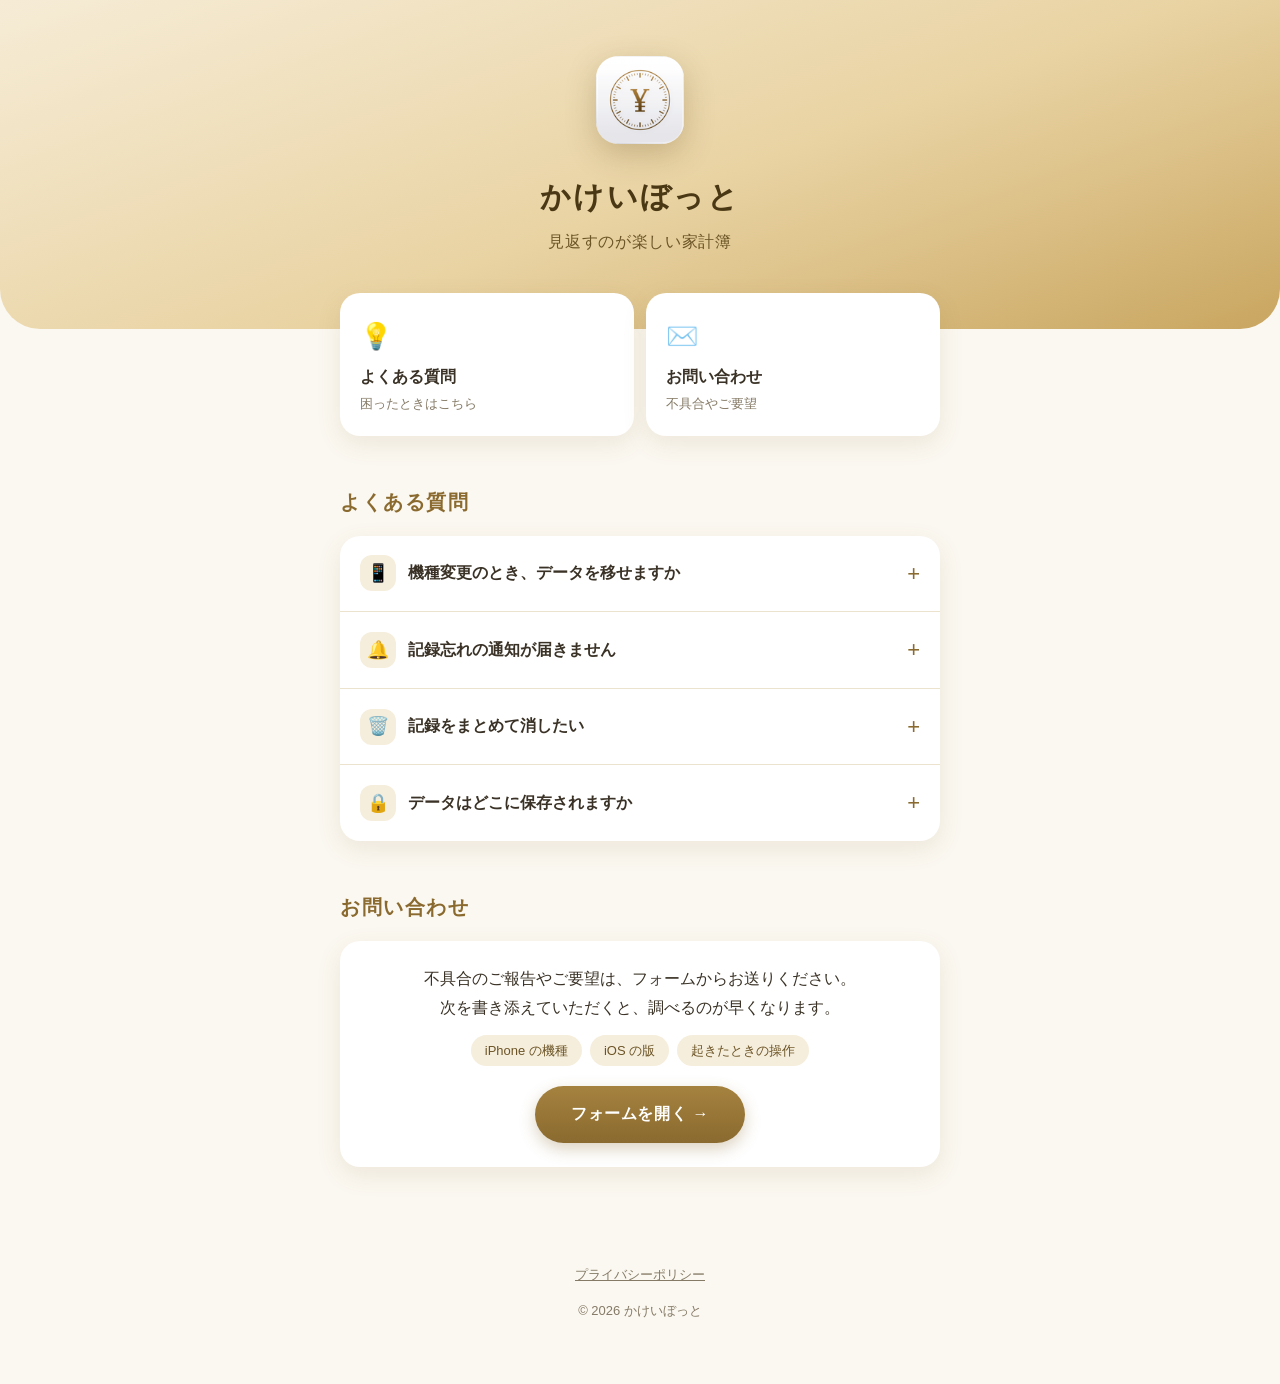
<file: index.html>
<!DOCTYPE html>
<html lang="ja">
<head>
  <meta charset="utf-8">
  <meta name="viewport" content="width=device-width, initial-scale=1">
  <title>かけいぼっと サポート</title>
  <link rel="icon" href="icon.png">
  <link rel="stylesheet" href="style.css">
</head>
<body>
  <header class="hero">
    <img src="icon.png" alt="かけいぼっとのアイコン">
    <h1>かけいぼっと</h1>
    <p>見返すのが楽しい家計簿</p>
  </header>

  <main>
    <nav class="shortcuts">
      <a href="#faq">
        <span class="mark">💡</span>
        <span class="label">よくある質問</span>
        <span class="note">困ったときはこちら</span>
      </a>
      <a href="#contact">
        <span class="mark">✉️</span>
        <span class="label">お問い合わせ</span>
        <span class="note">不具合やご要望</span>
      </a>
    </nav>

    <h2 id="faq">よくある質問</h2>
    <div class="faq">
      <details>
        <summary><span class="icon">📱</span>機種変更のとき、データを移せますか</summary>
        <div class="answer">
          次のどれかで移せます。
          <ul>
            <li>設定の「iCloud 同期」をオンにすると、同じ Apple アカウントの iPhone どうしで記録と設定がそろいます。</li>
            <li>設定の「バックアップ」から書き出したファイルを、新しい iPhone で読み込めます。</li>
            <li>iPhone のバックアップから戻した場合も、データは引き継がれます。</li>
          </ul>
        </div>
      </details>
      <details>
        <summary><span class="icon">🔔</span>記録忘れの通知が届きません</summary>
        <div class="answer">iPhone の「設定」→「通知」→「かけいぼっと」で、通知が許可されているかをお確かめください。アプリの設定の「記録忘れの通知」で、時刻を決めておく必要もあります。</div>
      </details>
      <details>
        <summary><span class="icon">🗑️</span>記録をまとめて消したい</summary>
        <div class="answer">設定の「記録をすべて削除」から消せます。口座・カテゴリ・設定は残ります。消した記録は元に戻せないので、先に「バックアップ」で書き出しておくと安心です。</div>
      </details>
      <details>
        <summary><span class="icon">🔒</span>データはどこに保存されますか</summary>
        <div class="answer">お使いの iPhone と、iCloud 同期をオンにした場合はご自身の iCloud にだけ保存されます。開発者のサーバーには送られません。くわしくは<a href="privacy.html">プライバシーポリシー</a>をご覧ください。</div>
      </details>
    </div>

    <h2 id="contact">お問い合わせ</h2>
    <div class="contact">
      不具合のご報告やご要望は、フォームからお送りください。<br>
      次を書き添えていただくと、調べるのが早くなります。
      <div class="hints">
        <span>iPhone の機種</span>
        <span>iOS の版</span>
        <span>起きたときの操作</span>
      </div>
      <a class="button" href="https://forms.gle/Qb8CkiDEgFh6pFxe8">フォームを開く →</a>
    </div>
  </main>

  <footer>
    <a href="privacy.html">プライバシーポリシー</a>
    <p>© 2026 かけいぼっと</p>
  </footer>
</body>
</html>
</file>
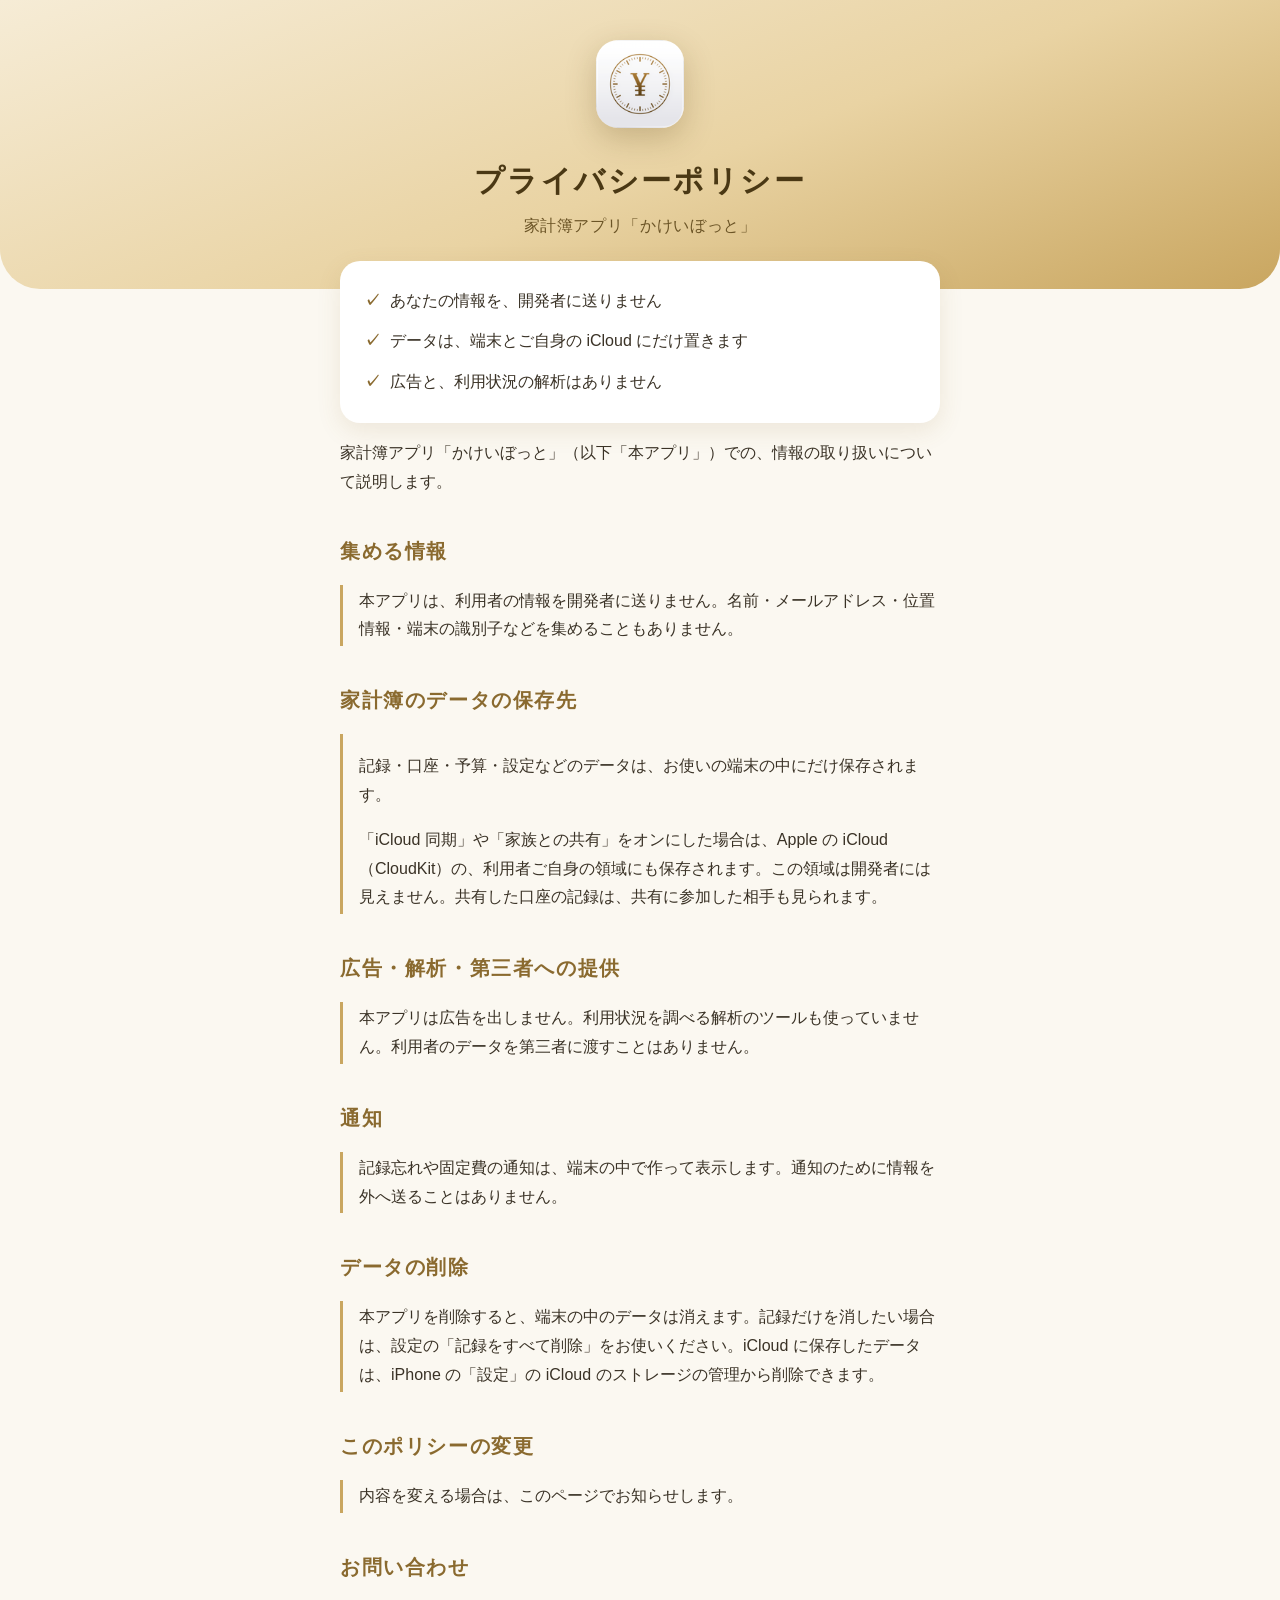
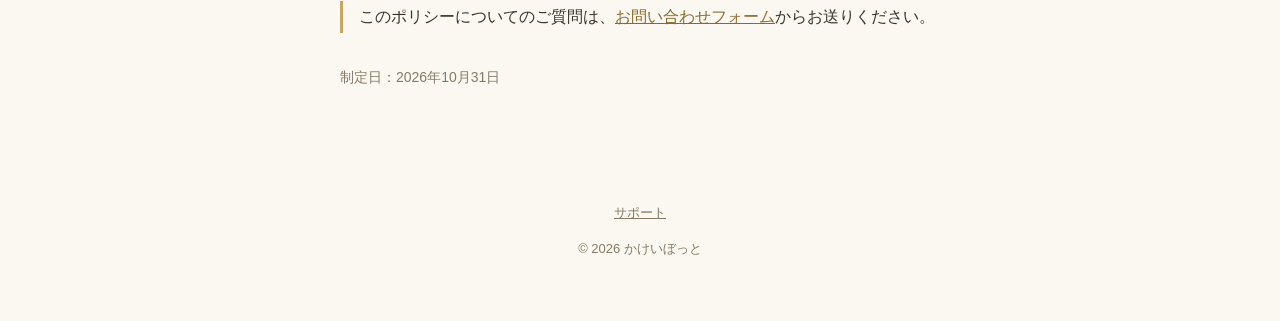
<file: privacy.html>
<!DOCTYPE html>
<html lang="ja">
<head>
  <meta charset="utf-8">
  <meta name="viewport" content="width=device-width, initial-scale=1">
  <title>かけいぼっと プライバシーポリシー</title>
  <link rel="icon" href="icon.png">
  <link rel="stylesheet" href="style.css">
</head>
<body>
  <header class="hero small">
    <img src="icon.png" alt="かけいぼっとのアイコン">
    <h1>プライバシーポリシー</h1>
    <p>家計簿アプリ「かけいぼっと」</p>
  </header>

  <main class="policy">
    <div class="summary">
      <ul>
        <li>あなたの情報を、開発者に送りません</li>
        <li>データは、端末とご自身の iCloud にだけ置きます</li>
        <li>広告と、利用状況の解析はありません</li>
      </ul>
    </div>

    <p>家計簿アプリ「かけいぼっと」（以下「本アプリ」）での、情報の取り扱いについて説明します。</p>

    <h2>集める情報</h2>
    <section>本アプリは、利用者の情報を開発者に送りません。名前・メールアドレス・位置情報・端末の識別子などを集めることもありません。</section>

    <h2>家計簿のデータの保存先</h2>
    <section>
      <p>記録・口座・予算・設定などのデータは、お使いの端末の中にだけ保存されます。</p>
      「iCloud 同期」や「家族との共有」をオンにした場合は、Apple の iCloud（CloudKit）の、利用者ご自身の領域にも保存されます。この領域は開発者には見えません。共有した口座の記録は、共有に参加した相手も見られます。
    </section>

    <h2>広告・解析・第三者への提供</h2>
    <section>本アプリは広告を出しません。利用状況を調べる解析のツールも使っていません。利用者のデータを第三者に渡すことはありません。</section>

    <h2>通知</h2>
    <section>記録忘れや固定費の通知は、端末の中で作って表示します。通知のために情報を外へ送ることはありません。</section>

    <h2>データの削除</h2>
    <section>本アプリを削除すると、端末の中のデータは消えます。記録だけを消したい場合は、設定の「記録をすべて削除」をお使いください。iCloud に保存したデータは、iPhone の「設定」の iCloud のストレージの管理から削除できます。</section>

    <h2>このポリシーの変更</h2>
    <section>内容を変える場合は、このページでお知らせします。</section>

    <h2>お問い合わせ</h2>
    <section>このポリシーについてのご質問は、<a href="https://forms.gle/Qb8CkiDEgFh6pFxe8">お問い合わせフォーム</a>からお送りください。</section>

    <p class="date">制定日：2026年10月31日</p>
  </main>

  <footer>
    <a href="index.html">サポート</a>
    <p>© 2026 かけいぼっと</p>
  </footer>
</body>
</html>
</file>
<file: style.css>
:root {
  --bg: #fbf8f1;
  --card: #ffffff;
  --line: #ece3cf;
  --text: #3a3226;
  --sub: #857a66;
  --gold: #8a6a2f;
  --gold-light: #c9a660;
  --shadow: 0 8px 24px rgba(138, 106, 47, 0.12);
}

* {
  box-sizing: border-box;
}

body {
  margin: 0;
  background: var(--bg);
  color: var(--text);
  font-family: "Hiragino Sans", "Noto Sans JP", sans-serif;
  font-size: 16px;
  line-height: 1.8;
  -webkit-font-smoothing: antialiased;
}

a {
  color: var(--gold);
}

/* 頭の帯 */

.hero {
  background: linear-gradient(160deg, #f6ecd6 0%, #e9d3a3 55%, #c9a660 100%);
  text-align: center;
  padding: 56px 20px 72px;
  border-radius: 0 0 40px 40px;
}

.hero.small {
  padding: 40px 20px 48px;
}

.hero img {
  width: 88px;
  height: 88px;
  border-radius: 22px;
  box-shadow: 0 10px 30px rgba(90, 66, 20, 0.25);
}

.hero h1 {
  font-family: "Hiragino Mincho ProN", "Noto Serif JP", serif;
  font-size: 30px;
  letter-spacing: 0.08em;
  color: #4a3814;
  margin: 16px 0 4px;
}

.hero p {
  color: #6b5426;
  margin: 0;
  letter-spacing: 0.04em;
}

main {
  max-width: 640px;
  margin: 0 auto;
  padding: 0 20px 64px;
}

/* 入口の 2 つのボタン */

.shortcuts {
  display: grid;
  grid-template-columns: 1fr 1fr;
  gap: 12px;
  margin-top: -36px;
}

.shortcuts a {
  display: block;
  background: var(--card);
  border-radius: 20px;
  padding: 20px;
  text-decoration: none;
  color: var(--text);
  box-shadow: var(--shadow);
  transition: transform 0.15s;
}

.shortcuts a:hover {
  transform: translateY(-2px);
}

.shortcuts .mark {
  font-size: 26px;
}

.shortcuts .label {
  display: block;
  font-weight: 700;
  margin-top: 4px;
}

.shortcuts .note {
  display: block;
  font-size: 13px;
  color: var(--sub);
}

/* 見出し */

h2 {
  font-family: "Hiragino Mincho ProN", "Noto Serif JP", serif;
  color: var(--gold);
  font-size: 20px;
  letter-spacing: 0.08em;
  margin: 48px 0 16px;
}

/* よくある質問 */

.faq {
  background: var(--card);
  border-radius: 20px;
  box-shadow: var(--shadow);
  overflow: hidden;
}

.faq details + details {
  border-top: 1px solid var(--line);
}

.faq summary {
  list-style: none;
  display: flex;
  align-items: center;
  gap: 12px;
  padding: 18px 20px;
  cursor: pointer;
  font-weight: 600;
}

.faq summary::-webkit-details-marker {
  display: none;
}

.faq summary::after {
  content: "+";
  margin-left: auto;
  color: var(--gold);
  font-size: 22px;
  font-weight: 400;
  transition: transform 0.2s;
}

.faq details[open] summary::after {
  transform: rotate(45deg);
}

.faq .icon {
  flex: none;
  width: 36px;
  height: 36px;
  border-radius: 12px;
  background: #f6eedc;
  display: grid;
  place-items: center;
  font-size: 18px;
}

.faq .answer {
  padding: 0 20px 18px 68px;
  color: #4d4433;
}

.faq .answer ul {
  padding-left: 1.2em;
  margin: 8px 0 0;
}

/* お問い合わせ */

.contact {
  background: var(--card);
  border-radius: 20px;
  box-shadow: var(--shadow);
  padding: 24px;
  text-align: center;
}

.contact .hints {
  display: flex;
  justify-content: center;
  gap: 8px;
  flex-wrap: wrap;
  margin: 12px 0 20px;
}

.contact .hints span {
  background: #f6eedc;
  color: #6b5426;
  border-radius: 999px;
  padding: 4px 14px;
  font-size: 13px;
}

.button {
  display: inline-block;
  background: linear-gradient(180deg, #a5823f, var(--gold));
  color: #fff;
  text-decoration: none;
  padding: 14px 36px;
  border-radius: 999px;
  font-weight: 700;
  letter-spacing: 0.04em;
  box-shadow: 0 6px 16px rgba(138, 106, 47, 0.3);
}

/* プライバシーポリシー */

.summary {
  background: var(--card);
  border-radius: 20px;
  box-shadow: var(--shadow);
  padding: 20px 24px;
  margin-top: -28px;
}

.summary ul {
  list-style: none;
  padding: 0;
  margin: 0;
}

.summary li {
  padding: 6px 0;
}

.summary li::before {
  content: "✓";
  color: var(--gold);
  font-weight: 700;
  margin-right: 10px;
}

.policy section {
  border-left: 3px solid var(--gold-light);
  padding: 2px 0 2px 16px;
  margin: 0 0 8px;
}

.policy h2 {
  margin-top: 36px;
}

.date {
  color: var(--sub);
  font-size: 14px;
  margin-top: 32px;
}

/* 下の帯 */

footer {
  text-align: center;
  color: var(--sub);
  font-size: 13px;
  padding: 32px 20px 48px;
}

footer a {
  color: var(--sub);
  margin: 0 8px;
}

@media (max-width: 420px) {
  .hero h1 {
    font-size: 26px;
  }

  .faq .answer {
    padding-left: 20px;
  }
}
</file>
